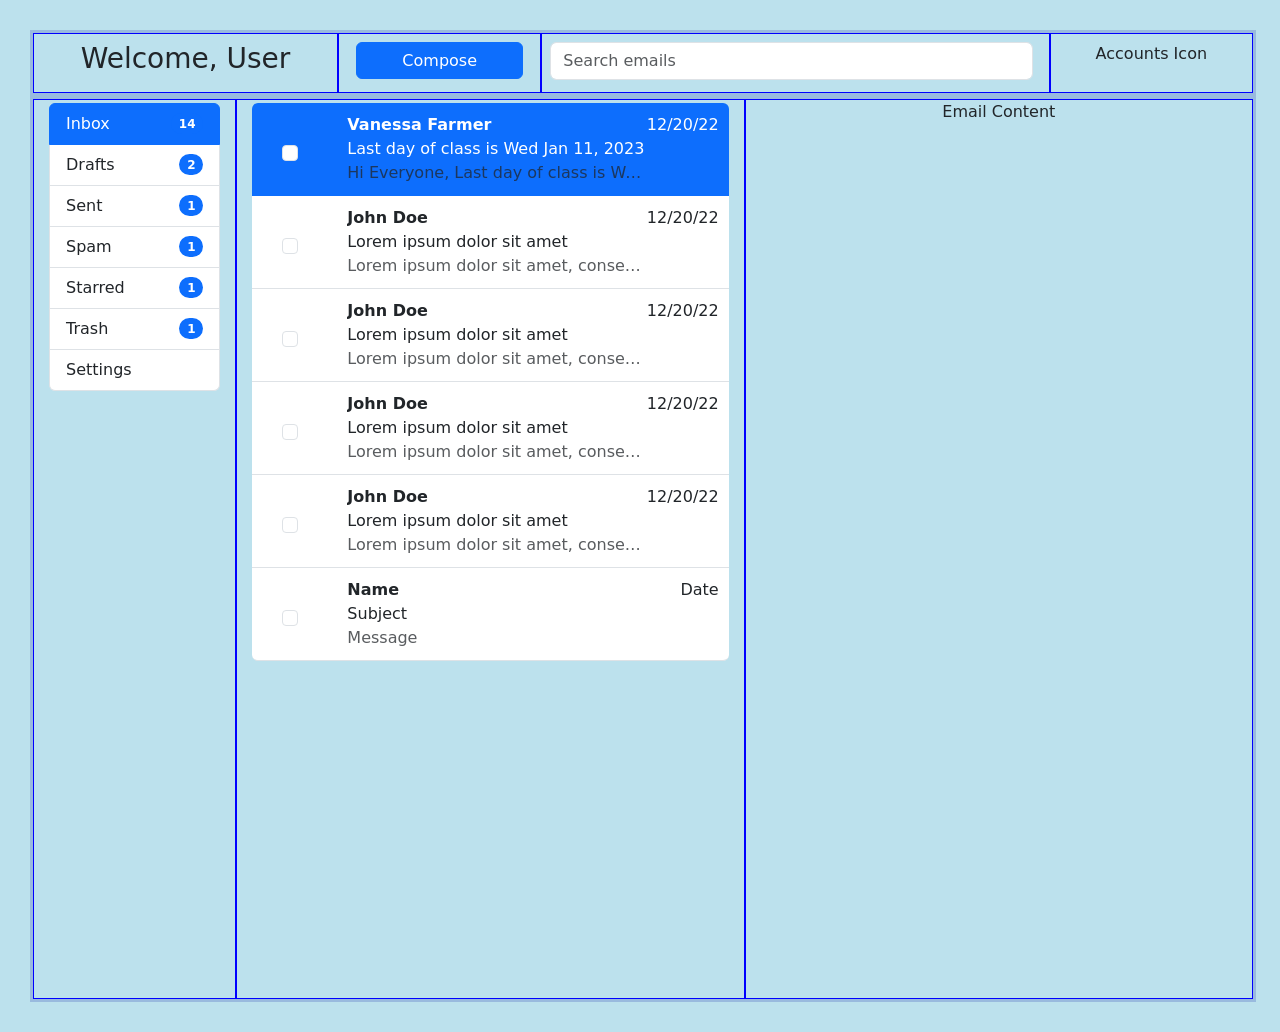
<file: index.html>
<!DOCTYPE html>
<html lang="en">
<head>
    <meta charset="UTF-8">
    <meta http-equiv="X-UA-Compatible" content="IE=edge">
    <meta name="viewport" content="width=device-width, initial-scale=1.0">
    <link href="https://cdn.jsdelivr.net/npm/bootstrap@5.3.0-alpha1/dist/css/bootstrap.min.css" rel="stylesheet" integrity="sha384-GLhlTQ8iRABdZLl6O3oVMWSktQOp6b7In1Zl3/Jr59b6EGGoI1aFkw7cmDA6j6gD" crossorigin="anonymous">
    <link rel="stylesheet" href="styles.css">
    <title>BootStrap Email</title>
</head>
<body>
    <!--Create Container-->
    <div class="container-fluid my-container text-center">
        <!--Create a row-->
        <div class="row w-100 top-row d-flex justify-content-center">
            <div class="my-col p-2 col-6 col-md-6 col-lg-3 welcome-msg">
                <h3>Welcome, User</h3>
            </div>
            <div class="my-col p-2 col-6 col-md-6 col-lg-2 order-lg-4 order-xs-first accounts">
                Accounts Icon
            </div>
            <!--Create Column 4: Compose Button-->
            <div class="my-col p-2 col-sm-12 flex-fill col-md-4 col-lg-1 compose-email">
                <button type="button" class="btn btn-primary" data-bs-toggle="button">Compose</button>
            </div>
            <div class="my-col p-2 col-sm-12 col-md-8  col-lg-5 searchbar">
                <form class="d-flex">
                    <input class="form-control me-2" type="search" placeholder="Search emails" aria-label="Search">
                  </form>
            </div>
            
            
        </div>
        <div class="row w-100 bottom-row d-flex justify-content-center">
            <!--Create Column 1: Tabs-->
            <div class="my-col col-sm-12 col-md-4 col-lg-2">
                <ul class="list-group">
                    <li class="list-group-item list-group-item-action d-flex justify-content-between align-items-center active">
                      Inbox
                      <span class="badge bg-primary rounded-pill">14</span>
                    </li>
                    <li class="list-group-item list-group-item-action d-flex justify-content-between align-items-center">
                      Drafts
                      <span class="badge bg-primary rounded-pill">2</span>
                    </li>
                    <li class="list-group-item list-group-item-action d-flex justify-content-between align-items-center">
                      Sent
                      <span class="badge bg-primary rounded-pill">1</span>
                    </li>
                    <li class="list-group-item list-group-item-action d-flex justify-content-between align-items-center">
                        Spam
                        <span class="badge bg-primary rounded-pill">1</span>
                    </li>
                    <li class="list-group-item list-group-item-action d-flex justify-content-between align-items-center">
                        Starred
                        <span class="badge bg-primary rounded-pill">1</span>
                    </li>
                    <li class="list-group-item list-group-item-action d-flex justify-content-between align-items-center">
                        Trash
                        <span class="badge bg-primary rounded-pill">1</span>
                    </li>
                    <li class="list-group-item list-group-item-action d-flex justify-content-between align-items-center">
                        Settings
                
                    </li>
                  </ul>
            </div>
            <!--Create Column 2:Short Email Summary-->
            <div class="my-col col-sm-12 col-md-8 col-lg-5 email-summary">
                    <div class="list-group">
                        <button type="button" class="list-group-item list-group-item-action active" aria-current="true">
                            <div class="list-email">
                                <div class="check-and-star">
                                    <input class="form-check-input form-check-inline" type="checkbox" id="checkboxNoLabel" value="" aria-label="...">
                                    <i class="bi bi-star"></i>
                                </div>
                                <div class="email-info text-truncate">
                                    <p class="name text-truncate">Vanessa Farmer</p>
                                    <p class="text-truncate">Last day of class is Wed Jan 11, 2023</p>
                                    <p class="text-truncate text-muted">Hi Everyone, Last day of class is Wed Jan 11, 2023. Lorem ipsum dolor sit amet, consectetur adipiscing elit, sed do eiusmod tempor incididunt ut labore et dolore magna aliqua. 
                                Ut enim ad minim veniam, quis nostrud exercitation ullamco laboris nisi ut aliquip ex ea commodo consequat. Duis aute irure 
                                dolor in reprehenderit.</p>
                                </div>
                                <div class="date">
                                    <p>12/20/22</p>
                                </div>
                            </div>  
                        </button>
                        <button type="button" class="list-group-item list-group-item-action " aria-current="true">
                            <div class="list-email">
                                <div class="check-and-star">
                                    <input class="form-check-input form-check-inline" type="checkbox" id="checkboxNoLabel" value="" aria-label="...">
                                    <i class="bi bi-star"></i>
                                </div>
                                <div class="email-info text-truncate">
                                    <p class="name text-truncate">John Doe</p>
                                    <p class="text-truncate">Lorem ipsum dolor sit amet</p>
                                    <p class="text-truncate text-muted">Lorem ipsum dolor sit amet, consectetur adipiscing elit, sed do eiusmod tempor incididunt ut labore et dolore magna aliqua. 
                                Ut enim ad minim veniam, quis nostrud exercitation ullamco laboris nisi ut aliquip ex ea commodo consequat. Duis aute irure 
                                dolor in reprehenderit.</p>
                                </div>
                                <div class="date">
                                    <p>12/20/22</p>
                                </div>
                            </div>  
                        </button>
                        <button type="button" class="list-group-item list-group-item-action " aria-current="true">
                            <div class="list-email">
                                <div class="check-and-star">
                                    <input class="form-check-input form-check-inline" type="checkbox" id="checkboxNoLabel" value="" aria-label="...">
                                    <i class="bi bi-star"></i>
                                </div>
                                <div class="email-info text-truncate">
                                    <p class="name text-truncate">John Doe</p>
                                    <p class="text-truncate">Lorem ipsum dolor sit amet</p>
                                    <p class="text-truncate text-muted">Lorem ipsum dolor sit amet, consectetur adipiscing elit, sed do eiusmod tempor incididunt ut labore et dolore magna aliqua. 
                                Ut enim ad minim veniam, quis nostrud exercitation ullamco laboris nisi ut aliquip ex ea commodo consequat. Duis aute irure 
                                dolor in reprehenderit.</p>
                                </div>
                                <div class="date">
                                    <p>12/20/22</p>
                                </div>
                            </div>  
                        </button>
                        <button type="button" class="list-group-item list-group-item-action " aria-current="true">
                            <div class="list-email">
                                <div class="check-and-star">
                                    <input class="form-check-input form-check-inline" type="checkbox" id="checkboxNoLabel" value="" aria-label="...">
                                    <i class="bi bi-star"></i>
                                </div>
                                <div class="email-info text-truncate">
                                    <p class="name text-truncate">John Doe</p>
                                    <p class="text-truncate">Lorem ipsum dolor sit amet</p>
                                    <p class="text-truncate text-muted">Lorem ipsum dolor sit amet, consectetur adipiscing elit, sed do eiusmod tempor incididunt ut labore et dolore magna aliqua. 
                                Ut enim ad minim veniam, quis nostrud exercitation ullamco laboris nisi ut aliquip ex ea commodo consequat. Duis aute irure 
                                dolor in reprehenderit.</p>
                                </div>
                                <div class="date">
                                    <p>12/20/22</p>
                                </div>
                            </div>  
                        </button>
                        <button type="button" class="list-group-item list-group-item-action " aria-current="true">
                            <div class="list-email">
                                <div class="check-and-star">
                                    <input class="form-check-input form-check-inline" type="checkbox" id="checkboxNoLabel" value="" aria-label="...">
                                    <i class="bi bi-star"></i>
                                </div>
                                <div class="email-info text-truncate">
                                    <p class="name text-truncate">John Doe</p>
                                    <p class="text-truncate">Lorem ipsum dolor sit amet</p>
                                    <p class="text-truncate text-muted">Lorem ipsum dolor sit amet, consectetur adipiscing elit, sed do eiusmod tempor incididunt ut labore et dolore magna aliqua. 
                                Ut enim ad minim veniam, quis nostrud exercitation ullamco laboris nisi ut aliquip ex ea commodo consequat. Duis aute irure 
                                dolor in reprehenderit.</p>
                                </div>
                                <div class="date">
                                    <p>12/20/22</p>
                                </div>
                            </div>  
                        </button>
                        <button type="button" class="list-group-item list-group-item-action">
                            <div class="list-email">
                                <div class="check-and-star">
                                    <input class="form-check-input form-check-inline" type="checkbox" id="checkboxNoLabel" value="" aria-label="...">
                                    <i class="bi bi-star"></i>
                                </div>
                                <div class="email-info">
                                    <p class="name">Name</p>
                                    <p class="text-truncate">Subject</p>
                                    <p class="text-truncate text-muted">Message</p>
                                </div>
                                <div class="date">
                                    <p>Date</p>
                                </div>
                            </div>  
                        </button>
                    </div>
                </div>
            <!--Create Column 3: Email content-->
            <div class="my-col col-sm-12 col-md-12 col-lg-5">
                Email Content
            </div>
            <!--//  Create Column 4: Compose Button--
            <div class="my-col d-flex col-sm-12 align-items-sm-end justify-content-sm-end col-md-4 col-lg-2 order-lg-first order-md-first compose-email">
                Compose Button
            </div>  //-->
            
        </div>
    </div>
        
    
    <script src="https://cdn.jsdelivr.net/npm/bootstrap@5.3.0-alpha1/dist/js/bootstrap.bundle.min.js" integrity="sha384-w76AqPfDkMBDXo30jS1Sgez6pr3x5MlQ1ZAGC+nuZB+EYdgRZgiwxhTBTkF7CXvN" crossorigin="anonymous"></script>
</body>
</html>
</file>
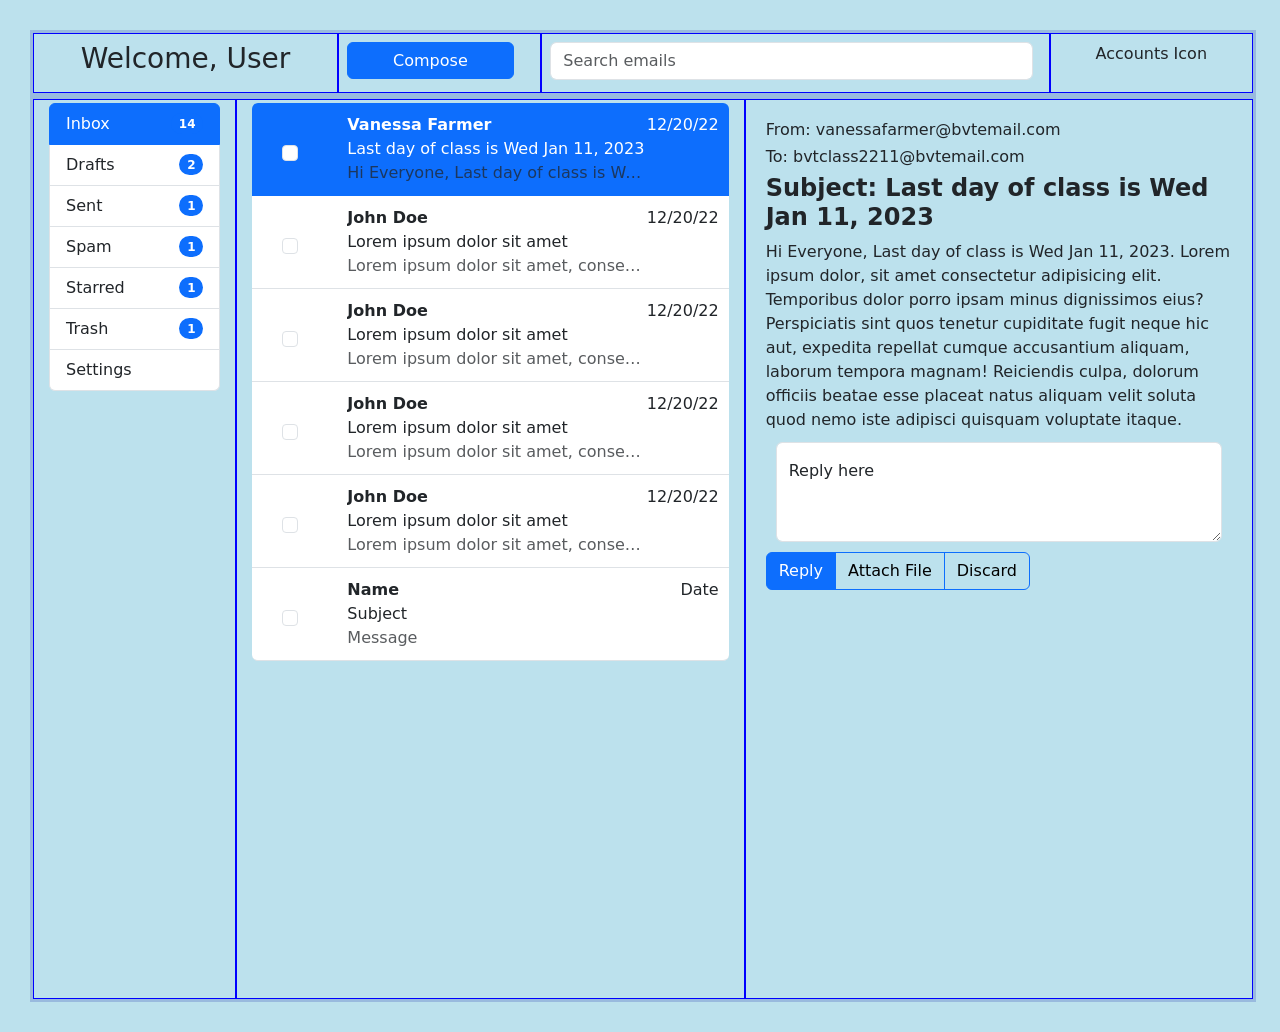
<file: index1stDraft.html>
<!DOCTYPE html>
<html lang="en">
<head>
    <meta charset="UTF-8">
    <meta http-equiv="X-UA-Compatible" content="IE=edge">
    <meta name="viewport" content="width=device-width, initial-scale=1.0">
    <link href="https://cdn.jsdelivr.net/npm/bootstrap@5.3.0-alpha1/dist/css/bootstrap.min.css" rel="stylesheet" integrity="sha384-GLhlTQ8iRABdZLl6O3oVMWSktQOp6b7In1Zl3/Jr59b6EGGoI1aFkw7cmDA6j6gD" crossorigin="anonymous">
    <link rel="stylesheet" href="styles.css">
    <title>BootStrap Email</title>
</head>
<body>
    <!--Create Container-->
    <div class="container-fluid my-container text-center">
        <!--Create a row-->
        <div class="row w-100 top-row d-flex justify-content-center">
            <div class="my-col p-2 col-6 col-md-6 col-lg-3 welcome-msg">
                <h3>Welcome, User</h3>
            </div>
            <div class="my-col p-2 col-6 col-md-6 col-lg-2 order-lg-4 order-xs-first accounts">
                Accounts Icon
            </div>
            <!--Create Column 4: Compose Button-->
            <div class="my-col p-2 d-flex col-sm-12 col-md-4 col-lg-2 compose-email">
                <button type="button" class="btn btn-primary flex-fill" data-bs-toggle="button">Compose</button>
            </div>
            <div class="my-col p-2 col-sm-12 col-md-8 col-lg-5 searchbar">
                <form class="d-flex">
                    <input class="form-control me-2" type="search" placeholder="Search emails" aria-label="Search">
                  </form>
            </div>
            
            
        </div>
        <div class="row w-100 bottom-row d-flex justify-content-center">
            <!--Create Column 1: Tabs-->
            <div class="my-col col-sm-12 col-md-4 col-lg-2">
                <ul class="list-group">
                    <li class="list-group-item list-group-item-action d-flex justify-content-between align-items-center active">
                      Inbox
                      <span class="badge bg-primary rounded-pill">14</span>
                    </li>
                    <li class="list-group-item list-group-item-action d-flex justify-content-between align-items-center">
                      Drafts
                      <span class="badge bg-primary rounded-pill">2</span>
                    </li>
                    <li class="list-group-item list-group-item-action d-flex justify-content-between align-items-center">
                      Sent
                      <span class="badge bg-primary rounded-pill">1</span>
                    </li>
                    <li class="list-group-item list-group-item-action d-flex justify-content-between align-items-center">
                        Spam
                        <span class="badge bg-primary rounded-pill">1</span>
                    </li>
                    <li class="list-group-item list-group-item-action d-flex justify-content-between align-items-center">
                        Starred
                        <span class="badge bg-primary rounded-pill">1</span>
                    </li>
                    <li class="list-group-item list-group-item-action d-flex justify-content-between align-items-center">
                        Trash
                        <span class="badge bg-primary rounded-pill">1</span>
                    </li>
                    <li class="list-group-item list-group-item-action d-flex justify-content-between align-items-center">
                        Settings
                
                    </li>
                  </ul>
            </div>
            <!--Create Column 2:Short Email Summary-->
            <div class="my-col col-sm-12 col-md-8 col-lg-5 email-summary">
                    <div class="list-group overflow-visible ">
                        <button type="button" class="list-group-item list-group-item-action active" aria-current="true">
                            <div class="list-email">
                                <div class="check-and-star">
                                    <input class="form-check-input form-check-inline" type="checkbox" id="checkboxNoLabel" value="" aria-label="...">
                                    <i class="bi bi-star"></i>
                                </div>
                                <div class="email-info text-truncate">
                                    <p class="name text-truncate">Vanessa Farmer</p>
                                    <p class="text-truncate">Last day of class is Wed Jan 11, 2023</p>
                                    <p class="text-truncate text-muted">Hi Everyone, Last day of class is Wed Jan 11, 2023. Lorem ipsum dolor sit amet, consectetur adipiscing elit, sed do eiusmod tempor incididunt ut labore et dolore magna aliqua. 
                                Ut enim ad minim veniam, quis nostrud exercitation ullamco laboris nisi ut aliquip ex ea commodo consequat. Duis aute irure 
                                dolor in reprehenderit.</p>
                                </div>
                                <div class="date">
                                    <p>12/20/22</p>
                                </div>
                            </div>  
                        </button>
                        <button type="button" class="list-group-item list-group-item-action " aria-current="true">
                            <div class="list-email">
                                <div class="check-and-star">
                                    <input class="form-check-input form-check-inline" type="checkbox" id="checkboxNoLabel" value="" aria-label="...">
                                    <i class="bi bi-star"></i>
                                </div>
                                <div class="email-info text-truncate">
                                    <p class="name text-truncate">John Doe</p>
                                    <p class="text-truncate">Lorem ipsum dolor sit amet</p>
                                    <p class="text-truncate text-muted">Lorem ipsum dolor sit amet, consectetur adipiscing elit, sed do eiusmod tempor incididunt ut labore et dolore magna aliqua. 
                                Ut enim ad minim veniam, quis nostrud exercitation ullamco laboris nisi ut aliquip ex ea commodo consequat. Duis aute irure 
                                dolor in reprehenderit.</p>
                                </div>
                                <div class="date">
                                    <p>12/20/22</p>
                                </div>
                            </div>  
                        </button>
                        <button type="button" class="list-group-item list-group-item-action " aria-current="true">
                            <div class="list-email">
                                <div class="check-and-star">
                                    <input class="form-check-input form-check-inline" type="checkbox" id="checkboxNoLabel" value="" aria-label="...">
                                    <i class="bi bi-star"></i>
                                </div>
                                <div class="email-info text-truncate">
                                    <p class="name text-truncate">John Doe</p>
                                    <p class="text-truncate">Lorem ipsum dolor sit amet</p>
                                    <p class="text-truncate text-muted">Lorem ipsum dolor sit amet, consectetur adipiscing elit, sed do eiusmod tempor incididunt ut labore et dolore magna aliqua. 
                                Ut enim ad minim veniam, quis nostrud exercitation ullamco laboris nisi ut aliquip ex ea commodo consequat. Duis aute irure 
                                dolor in reprehenderit.</p>
                                </div>
                                <div class="date">
                                    <p>12/20/22</p>
                                </div>
                            </div>  
                        </button>
                        <button type="button" class="list-group-item list-group-item-action " aria-current="true">
                            <div class="list-email">
                                <div class="check-and-star">
                                    <input class="form-check-input form-check-inline" type="checkbox" id="checkboxNoLabel" value="" aria-label="...">
                                    <i class="bi bi-star"></i>
                                </div>
                                <div class="email-info text-truncate">
                                    <p class="name text-truncate">John Doe</p>
                                    <p class="text-truncate">Lorem ipsum dolor sit amet</p>
                                    <p class="text-truncate text-muted">Lorem ipsum dolor sit amet, consectetur adipiscing elit, sed do eiusmod tempor incididunt ut labore et dolore magna aliqua. 
                                Ut enim ad minim veniam, quis nostrud exercitation ullamco laboris nisi ut aliquip ex ea commodo consequat. Duis aute irure 
                                dolor in reprehenderit.</p>
                                </div>
                                <div class="date">
                                    <p>12/20/22</p>
                                </div>
                            </div>  
                        </button>
                        <button type="button" class="list-group-item list-group-item-action " aria-current="true">
                            <div class="list-email">
                                <div class="check-and-star">
                                    <input class="form-check-input form-check-inline" type="checkbox" id="checkboxNoLabel" value="" aria-label="...">
                                    <i class="bi bi-star"></i>
                                </div>
                                <div class="email-info text-truncate">
                                    <p class="name text-truncate">John Doe</p>
                                    <p class="text-truncate">Lorem ipsum dolor sit amet</p>
                                    <p class="text-truncate text-muted">Lorem ipsum dolor sit amet, consectetur adipiscing elit, sed do eiusmod tempor incididunt ut labore et dolore magna aliqua. 
                                Ut enim ad minim veniam, quis nostrud exercitation ullamco laboris nisi ut aliquip ex ea commodo consequat. Duis aute irure 
                                dolor in reprehenderit.</p>
                                </div>
                                <div class="date">
                                    <p>12/20/22</p>
                                </div>
                            </div>  
                        </button>
                        <button type="button" class="list-group-item list-group-item-action">
                            <div class="list-email">
                                <div class="check-and-star">
                                    <input class="form-check-input form-check-inline" type="checkbox" id="checkboxNoLabel" value="" aria-label="...">
                                    <i class="bi bi-star"></i>
                                </div>
                                <div class="email-info">
                                    <p class="name">Name</p>
                                    <p class="text-truncate">Subject</p>
                                    <p class="text-truncate text-muted">Message</p>
                                </div>
                                <div class="date">
                                    <p>Date</p>
                                </div>
                            </div>  
                        </button>
                    </div>
                </div>
            <!--Create Column 3: Email content-->
            <div class="my-col col-sm-12 col-md-12 col-lg-5 email-content">
                <h6>From: vanessafarmer@bvtemail.com</h6>
                <h6>To: bvtclass2211@bvtemail.com</h6>
                <h4><strong>Subject: Last day of class is Wed Jan 11, 2023</strong></h3>
                <p class="message">Hi Everyone, Last day of class is Wed Jan 11, 2023. Lorem ipsum dolor, sit amet consectetur adipisicing elit. Temporibus dolor porro ipsam minus dignissimos eius? Perspiciatis sint quos tenetur cupiditate fugit neque hic aut, expedita repellat cumque accusantium aliquam, laborum tempora magnam! Reiciendis culpa, dolorum officiis beatae esse placeat natus aliquam velit soluta quod nemo iste adipisci quisquam voluptate itaque.</p>
                <div class="form-floating text-area">
                    <textarea class="form-control" placeholder="Leave a comment here" id="floatingTextarea2" style="height: 100px"></textarea>
                    <label for="floatingTextarea2">Reply here</label>
                    <label for="formControlTextarea" class="form-label">
                    </label>
                  </div>
                <div class="btn-group" role="group" aria-label="Basic radio toggle button group">
                <input type="radio" class="btn-check" name="btnradio" id="btnradio1" autocomplete="off" checked>
                <label class="btn btn-outline-primary" for="btnradio1">Reply</label>
            
                <input type="radio" class="btn-check" name="btnradio" id="btnradio2" autocomplete="off">
                <label class="btn btn-outline-primary" for="btnradio2">Attach File</label>
            
                <input type="radio" class="btn-check" name="btnradio" id="btnradio3" autocomplete="off">
                <label class="btn btn-outline-primary" for="btnradio3">Discard</label>
            </div>
                
            </div>
           
            
        </div>
    </div>
        
    
    <script src="https://cdn.jsdelivr.net/npm/bootstrap@5.3.0-alpha1/dist/js/bootstrap.bundle.min.js" integrity="sha384-w76AqPfDkMBDXo30jS1Sgez6pr3x5MlQ1ZAGC+nuZB+EYdgRZgiwxhTBTkF7CXvN" crossorigin="anonymous"></script>
</body>
</html>
</file>
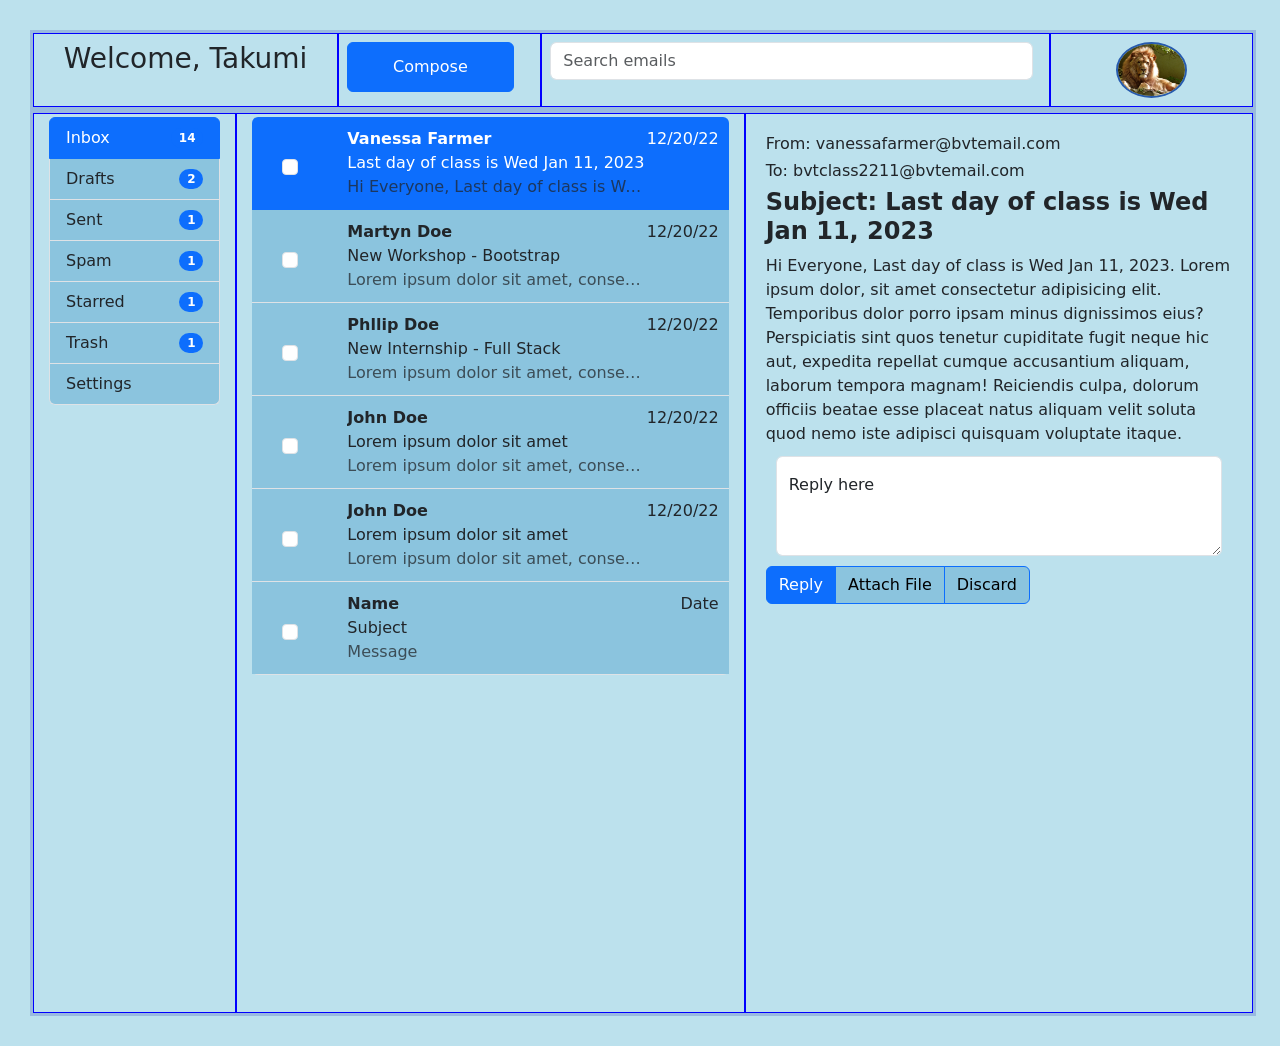
<file: indexFinal.html>
<!DOCTYPE html>
<html lang="en">
<head>
    <meta charset="UTF-8">
    <meta http-equiv="X-UA-Compatible" content="IE=edge">
    <meta name="viewport" content="width=device-width, initial-scale=1.0">
    <link href="https://cdn.jsdelivr.net/npm/bootstrap@5.3.0-alpha1/dist/css/bootstrap.min.css" rel="stylesheet" integrity="sha384-GLhlTQ8iRABdZLl6O3oVMWSktQOp6b7In1Zl3/Jr59b6EGGoI1aFkw7cmDA6j6gD" crossorigin="anonymous">
    <link rel="stylesheet" href="styles.css">
    <title>BootStrap Email</title>
</head>
<body>
    <!--Create Container-->
    <div class="container-fluid my-container text-center">
        <!--Row 1-->
        <div class="row w-100 top-row d-flex justify-content-center">
            <!--Column - Welcome Message-->
            <div class="my-col p-2 col-6 col-md-6 col-lg-3 welcome-msg">
                <h3>Welcome, Takumi</h3>
            </div>
            <!--Column - Account Icon-->
            <div class="my-col p-2 col-6 col-md-6 col-lg-2 order-lg-4 order-xs-first accounts">
                <img class="account-icon" src="pexels_lion.jpeg" alt="lion" width="50%" >
            </div>
            <!--Column - Compose Button-->
            <div class="my-col p-2 d-flex col-sm-12 col-md-4 col-lg-2 compose-email">
                <button type="button" class="btn btn-primary flex-stretch" data-bs-toggle="button">Compose</button>
            </div>
            <!--Column - Search bar-->
            <div class="my-col p-2 col-sm-12 col-md-8 col-lg-5 searchbar">
                <form class="d-flex">
                    <input class="form-control me-2" type="search" placeholder="Search emails" aria-label="Search">
                  </form>
            </div>
            
            
        </div>
        <!--Row 2-->
        <div class="row w-100 bottom-row d-flex justify-content-center">
            <!--Create Column 1: Tabs-->
            <div class="my-col col-sm-12 col-md-4 col-lg-2">
                <ul class="list-group">
                    <li class="list-group-item email-background list-group-item-action d-flex justify-content-between align-items-center active">
                      Inbox
                      <span class="badge bg-primary rounded-pill">14</span>
                    </li>
                    <li class="list-group-item email-background list-group-item-action d-flex justify-content-between align-items-center">
                      Drafts
                      <span class="badge bg-primary rounded-pill">2</span>
                    </li>
                    <li class="list-group-item email-background list-group-item-action d-flex justify-content-between align-items-center">
                      Sent
                      <span class="badge bg-primary rounded-pill">1</span>
                    </li>
                    <li class="list-group-item email-background list-group-item-action d-flex justify-content-between align-items-center">
                        Spam
                        <span class="badge bg-primary rounded-pill">1</span>
                    </li>
                    <li class="list-group-item email-background list-group-item-action d-flex justify-content-between align-items-center">
                        Starred
                        <span class="badge bg-primary rounded-pill">1</span>
                    </li>
                    <li class="list-group-item email-background list-group-item-action d-flex justify-content-between align-items-center">
                        Trash
                        <span class="badge bg-primary rounded-pill">1</span>
                    </li>
                    <li class="list-group-item email-background list-group-item-action d-flex justify-content-between align-items-center">
                        Settings
                
                    </li>
                  </ul>
            </div>
            <!--Create Column 2:Short Email Summary-->
            <div class="my-col col-sm-12 col-md-8 col-lg-5 email-summary">
                    <div class="list-group">
                        <button type="button" class="list-group-item list-group-item-action active" aria-current="true">
                            <div class="list-email">
                                <div class="check-and-star">
                                    <input class="form-check-input form-check-inline" type="checkbox" id="checkboxNoLabel" value="" aria-label="...">
                                    <i class="bi bi-star"></i>
                                </div>
                                <div class="email-info text-truncate">
                                    <p class="name text-truncate">Vanessa Farmer</p>
                                    <p class="text-truncate">Last day of class is Wed Jan 11, 2023</p>
                                    <p class="text-truncate text-muted">Hi Everyone, Last day of class is Wed Jan 11, 2023. Lorem ipsum dolor sit amet, consectetur adipiscing elit, sed do eiusmod tempor incididunt ut labore et dolore magna aliqua. 
                                Ut enim ad minim veniam, quis nostrud exercitation ullamco laboris nisi ut aliquip ex ea commodo consequat. Duis aute irure 
                                dolor in reprehenderit.</p>
                                </div>
                                <div class="date">
                                    <p>12/20/22</p>
                                </div>
                            </div>  
                        </button>
                        <button type="button" class="list-group-item list-group-item-action " aria-current="true">
                            <div class="list-email email-background">
                                <div class="check-and-star">
                                    <input class="form-check-input form-check-inline" type="checkbox" id="checkboxNoLabel" value="" aria-label="...">
                                    <i class="bi bi-star"></i>
                                </div>
                                <div class="email-info text-truncate">
                                    <p class="name text-truncate">Martyn Doe</p>
                                    <p class="text-truncate">New Workshop - Bootstrap</p>
                                    <p class="text-truncate text-muted">Lorem ipsum dolor sit amet, consectetur adipiscing elit, sed do eiusmod tempor incididunt ut labore et dolore magna aliqua. 
                                Ut enim ad minim veniam, quis nostrud exercitation ullamco laboris nisi ut aliquip ex ea commodo consequat. Duis aute irure 
                                dolor in reprehenderit.</p>
                                </div>
                                <div class="date">
                                    <p>12/20/22</p>
                                </div>
                            </div>  
                        </button>
                        <button type="button" class="list-group-item list-group-item-action " aria-current="true">
                            <div class="list-email email-background">
                                <div class="check-and-star">
                                    <input class="form-check-input form-check-inline" type="checkbox" id="checkboxNoLabel" value="" aria-label="...">
                                    <i class="bi bi-star"></i>
                                </div>
                                <div class="email-info text-truncate">
                                    <p class="name text-truncate">Phllip Doe</p>
                                    <p class="text-truncate">New Internship - Full Stack</p>
                                    <p class="text-truncate text-muted">Lorem ipsum dolor sit amet, consectetur adipiscing elit, sed do eiusmod tempor incididunt ut labore et dolore magna aliqua. 
                                Ut enim ad minim veniam, quis nostrud exercitation ullamco laboris nisi ut aliquip ex ea commodo consequat. Duis aute irure 
                                dolor in reprehenderit.</p>
                                </div>
                                <div class="date">
                                    <p>12/20/22</p>
                                </div>
                            </div>  
                        </button>
                        <button type="button" class="list-group-item list-group-item-action " aria-current="true">
                            <div class="list-email email-background">
                                <div class="check-and-star">
                                    <input class="form-check-input form-check-inline" type="checkbox" id="checkboxNoLabel" value="" aria-label="...">
                                    <i class="bi bi-star"></i>
                                </div>
                                <div class="email-info text-truncate">
                                    <p class="name text-truncate">John Doe</p>
                                    <p class="text-truncate">Lorem ipsum dolor sit amet</p>
                                    <p class="text-truncate text-muted">Lorem ipsum dolor sit amet, consectetur adipiscing elit, sed do eiusmod tempor incididunt ut labore et dolore magna aliqua. 
                                Ut enim ad minim veniam, quis nostrud exercitation ullamco laboris nisi ut aliquip ex ea commodo consequat. Duis aute irure 
                                dolor in reprehenderit.</p>
                                </div>
                                <div class="date">
                                    <p>12/20/22</p>
                                </div>
                            </div>  
                        </button>
                        <button type="button" class="list-group-item list-group-item-action " aria-current="true">
                            <div class="list-email email-background">
                                <div class="check-and-star">
                                    <input class="form-check-input form-check-inline" type="checkbox" id="checkboxNoLabel" value="" aria-label="...">
                                    <i class="bi bi-star"></i>
                                </div>
                                <div class="email-info text-truncate">
                                    <p class="name text-truncate">John Doe</p>
                                    <p class="text-truncate">Lorem ipsum dolor sit amet</p>
                                    <p class="text-truncate text-muted">Lorem ipsum dolor sit amet, consectetur adipiscing elit, sed do eiusmod tempor incididunt ut labore et dolore magna aliqua. 
                                Ut enim ad minim veniam, quis nostrud exercitation ullamco laboris nisi ut aliquip ex ea commodo consequat. Duis aute irure 
                                dolor in reprehenderit.</p>
                                </div>
                                <div class="date">
                                    <p>12/20/22</p>
                                </div>
                            </div>  
                        </button>
                        <button type="button" class="list-group-item list-group-item-action">
                            <div class="list-email email-background">
                                <div class="check-and-star">
                                    <input class="form-check-input form-check-inline" type="checkbox" id="checkboxNoLabel" value="" aria-label="...">
                                    <i class="bi bi-star"></i>
                                </div>
                                <div class="email-info">
                                    <p class="name">Name</p>
                                    <p class="text-truncate">Subject</p>
                                    <p class="text-truncate text-muted">Message</p>
                                </div>
                                <div class="date">
                                    <p>Date</p>
                                </div>
                            </div>  
                        </button>
                    </div>
                </div>
            <!--Create Column 3: Email content-->
            <div class="my-col col-sm-12 col-md-12 col-lg-5 email-content">
                <h6>From: vanessafarmer@bvtemail.com</h6>
                <h6>To: bvtclass2211@bvtemail.com</h6>
                <h4><strong>Subject: Last day of class is Wed Jan 11, 2023</strong></h3>
                <p class="message">Hi Everyone, Last day of class is Wed Jan 11, 2023. Lorem ipsum dolor, sit amet consectetur adipisicing elit. Temporibus dolor porro ipsam minus dignissimos eius? Perspiciatis sint quos tenetur cupiditate fugit neque hic aut, expedita repellat cumque accusantium aliquam, laborum tempora magnam! Reiciendis culpa, dolorum officiis beatae esse placeat natus aliquam velit soluta quod nemo iste adipisci quisquam voluptate itaque.</p>
                <div class="form-floating text-area">
                    <textarea class="form-control" placeholder="Leave a comment here" id="floatingTextarea2" style="height: 100px"></textarea>
                    <label for="floatingTextarea2">Reply here</label>
                    <label for="formControlTextarea" class="form-label">
                    </label>
                </div>
                <div class="btn-group" role="group" aria-label="Basic radio toggle button group">
                    <input type="radio" class="btn-check" name="btnradio" id="btnradio1" autocomplete="off" checked>
                    <label class="btn btn-outline-primary email-background" for="btnradio1">Reply</label>
                
                    <input type="radio" class="btn-check" name="btnradio" id="btnradio2" autocomplete="off">
                    <label class="btn btn-outline-primary email-background" for="btnradio2">Attach File</label>
                
                    <input type="radio" class="btn-check" name="btnradio" id="btnradio3" autocomplete="off">
                    <label class="btn btn-outline-primary email-background" for="btnradio3">Discard</label>
                </div>
                
            </div>
           
            
        </div>
    </div>
        
    
    <script src="https://cdn.jsdelivr.net/npm/bootstrap@5.3.0-alpha1/dist/js/bootstrap.bundle.min.js" integrity="sha384-w76AqPfDkMBDXo30jS1Sgez6pr3x5MlQ1ZAGC+nuZB+EYdgRZgiwxhTBTkF7CXvN" crossorigin="anonymous"></script>
</body>
</html>
</file>
<file: styles.css>
body {
    margin: 30px 0 30px 30px;
    min-width: 350px;
    background-color: rgb(188, 225, 237);
    
}
.row {
    border: 3px solid rgb(153, 186, 222);
    /*height: 300px;*/
}
.my-col {
    border:1px solid blue;    
}
.account-icon {
    border-radius: 55%;
    border:2px solid rgb(39, 91, 174);
    max-height: 3.5em;
    width: auto;
}
.btn-primary {
    max-width: 90%;
}
.compose-email>button {
    height: 90%;
    width: 95%;
}
p {
    margin: auto;
}
.email-summary {
    justify-content: center;
    align-items: center;
    height: 100vh;
    overflow: auto;
    scrollbar-width: thin;

}
.email-summary .list-group-item {
    border-top: none;
    border-left: none;
    border-right: none;
    padding: 0;    
}
.list-group {
    padding: 3px;

}
.email-background {
    background-color:rgb(139, 196, 222);
}
.list-email:hover {
    background-color: white;
    color: black;
}
.btn-outline-primary {
    color: black;
}
.list-email {
    display: flex;
    justify-content: space-between;
    align-items: baseline;
    padding: 10px;
}

.check-and-star {
    align-self: center;
    padding-left: 1px;
    min-width: 85px;
}
.check-and-star .form-check-inline {
    margin-right: 5px;
    margin-top: 8px;
}
.check-and-star .bi-star {
    margin-right: 25px;
}
.email-info {
    flex-grow: 1;
    text-align: left;
}
.name {
    font-weight: bold;
}

.email-content {
    text-align: left;
    padding: 20px;
}
.text-area {
    margin: 10px;
}
</file>
